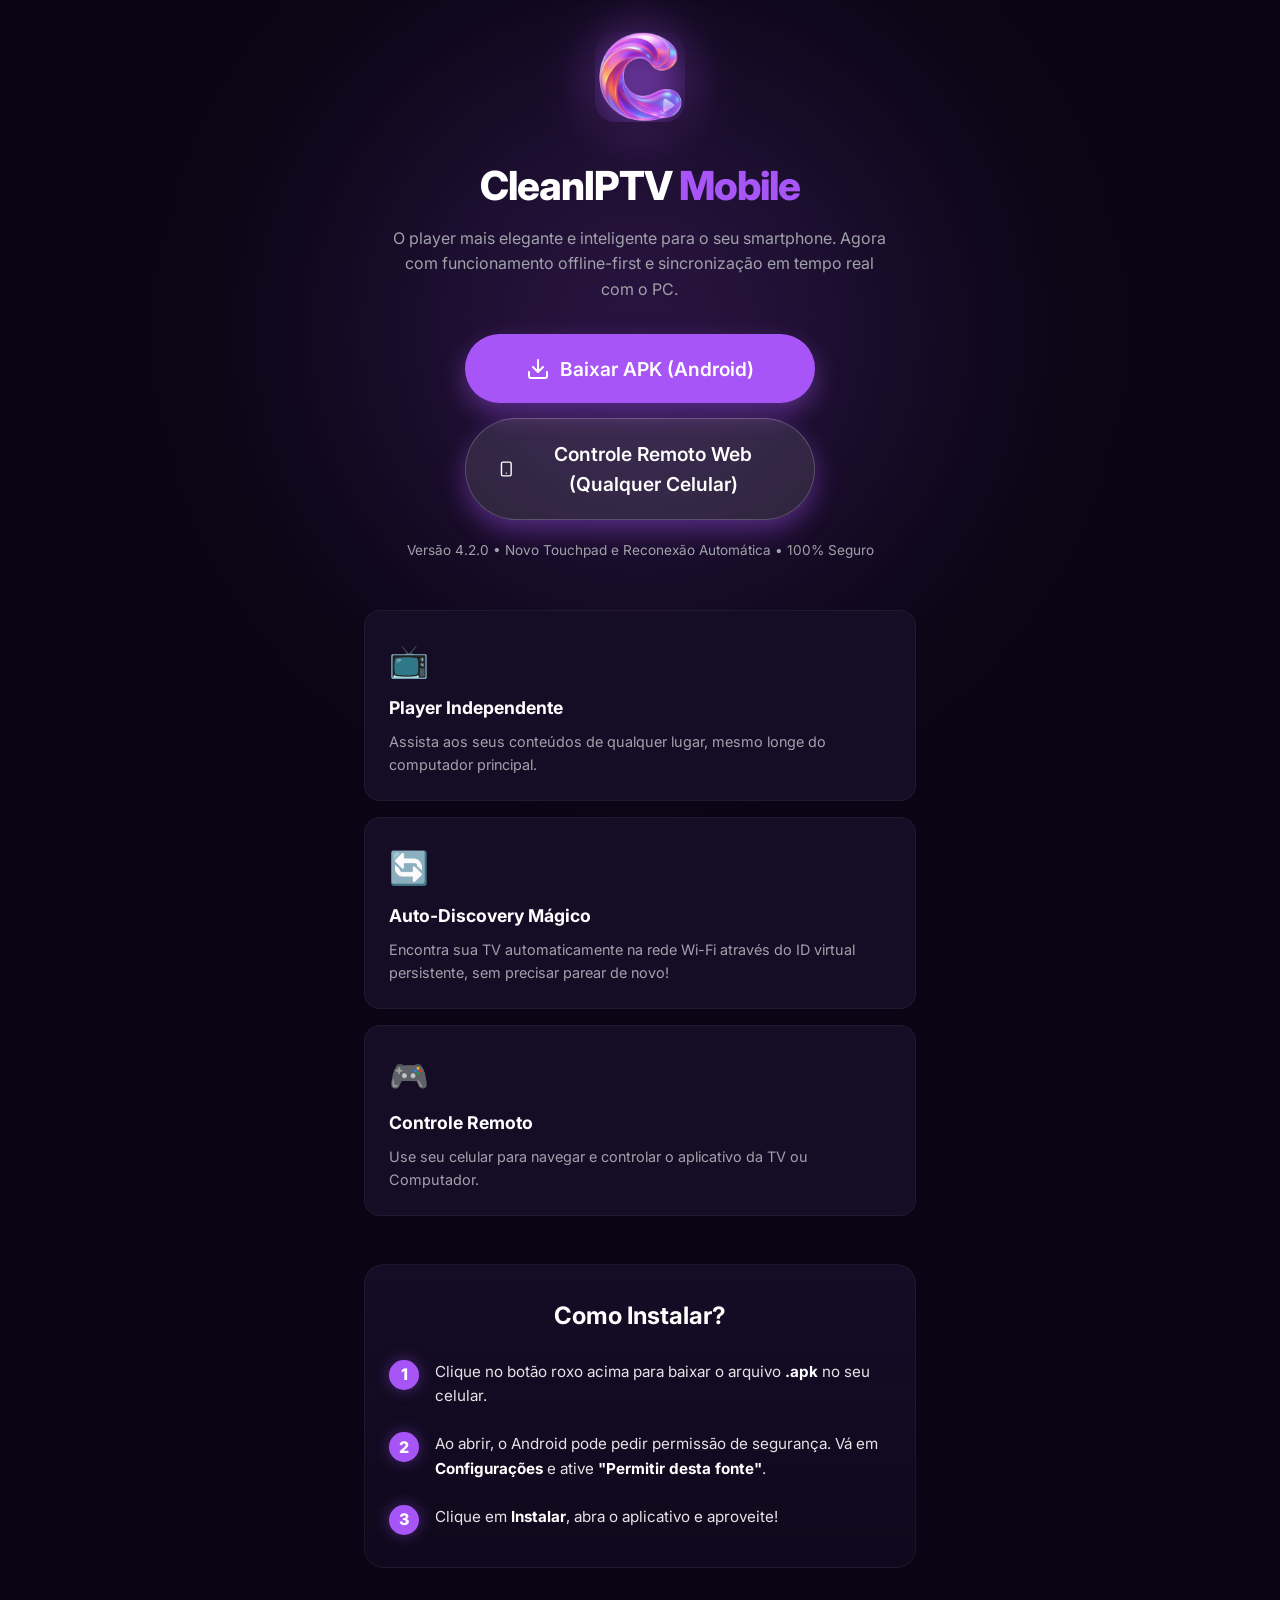
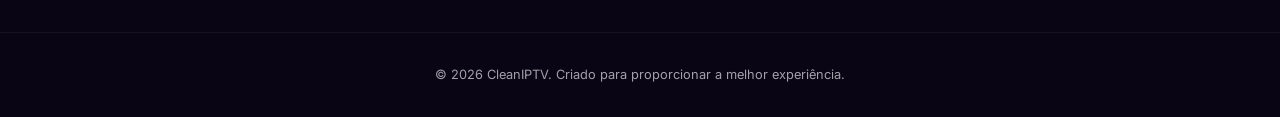
<file: index.html>
<!DOCTYPE html>
<html lang="pt-BR">
<head>
    <meta charset="UTF-8">
    <meta name="viewport" content="width=device-width, initial-scale=1.0">
    <title>CleanIPTV Mobile</title>
    <meta name="description" content="Baixe o novo CleanIPTV Mobile para Android. Sincronização em tempo real e modo offline.">
    <link rel="stylesheet" href="style.css">
    <link href="https://fonts.googleapis.com/css2?family=Inter:wght@400;600;800&display=swap" rel="stylesheet">
</head>
<body>
    <div class="background-glow"></div>
    
    <main class="container">
        <header class="header">
            <div class="logo-container">
                <img src="logo.png" alt="CleanIPTV Logo" class="logo">
                <div class="logo-glow"></div>
            </div>
            <h1 class="title">CleanIPTV <span class="highlight">Mobile</span></h1>
            <p class="subtitle">O player mais elegante e inteligente para o seu smartphone. Agora com funcionamento offline-first e sincronização em tempo real com o PC.</p>
        </header>

        <section class="download-section">
            <a href="app-release-v4.2.0.apk" class="download-btn" download>
                <svg width="24" height="24" viewBox="0 0 24 24" fill="none" stroke="currentColor" stroke-width="2" stroke-linecap="round" stroke-linejoin="round"><path d="M21 15v4a2 2 0 0 1-2 2H5a2 2 0 0 1-2-2v-4"></path><polyline points="7 10 12 15 17 10"></polyline><line x1="12" y1="15" x2="12" y2="3"></line></svg>
                Baixar APK (Android)
            </a>
            <a href="remote.html" class="download-btn secondary-btn" style="background: rgba(255,255,255,0.1); margin-top: 15px; border: 1px solid rgba(255,255,255,0.2);">
                <svg width="24" height="24" viewBox="0 0 24 24" fill="none" stroke="currentColor" stroke-width="2" stroke-linecap="round" stroke-linejoin="round"><rect x="5" y="2" width="14" height="20" rx="2" ry="2"></rect><line x1="12" y1="18" x2="12.01" y2="18"></line></svg>
                Controle Remoto Web (Qualquer Celular)
            </a>
            <p class="version-info" style="margin-top: 20px;">Versão 4.2.0 • Novo Touchpad e Reconexão Automática • 100% Seguro</p>
        </section>

        <section class="features">
            <div class="feature-card">
                <div class="feature-icon">📺</div>
                <h3>Player Independente</h3>
                <p>Assista aos seus conteúdos de qualquer lugar, mesmo longe do computador principal.</p>
            </div>
            <div class="feature-card">
                <div class="feature-icon">🔄</div>
                <h3>Auto-Discovery Mágico</h3>
                <p>Encontra sua TV automaticamente na rede Wi-Fi através do ID virtual persistente, sem precisar parear de novo!</p>
            </div>
            <div class="feature-card">
                <div class="feature-icon">🎮</div>
                <h3>Controle Remoto</h3>
                <p>Use seu celular para navegar e controlar o aplicativo da TV ou Computador.</p>
            </div>
        </section>

        <section class="install-guide">
            <h2>Como Instalar?</h2>
            <ol class="steps">
                <li>
                    <div class="step-num">1</div>
                    <div class="step-text">Clique no botão roxo acima para baixar o arquivo <strong>.apk</strong> no seu celular.</div>
                </li>
                <li>
                    <div class="step-num">2</div>
                    <div class="step-text">Ao abrir, o Android pode pedir permissão de segurança. Vá em <strong>Configurações</strong> e ative <strong>"Permitir desta fonte"</strong>.</div>
                </li>
                <li>
                    <div class="step-num">3</div>
                    <div class="step-text">Clique em <strong>Instalar</strong>, abra o aplicativo e aproveite!</div>
                </li>
            </ol>
        </section>
    </main>

    <footer>
        <p>© 2026 CleanIPTV. Criado para proporcionar a melhor experiência.</p>
    </footer>
</body>
</html>
</file>
<file: style.css>
:root {
    --bg-color: #0a0514;
    --primary: #a855f7;
    --primary-hover: #b975f8;
    --text-color: #ffffff;
    --text-muted: #a1a1aa;
    --card-bg: #150d26;
    --glow: rgba(168, 85, 247, 0.4);
}

* {
    margin: 0;
    padding: 0;
    box-sizing: border-box;
}

body {
    font-family: 'Inter', sans-serif;
    background-color: var(--bg-color);
    color: var(--text-color);
    line-height: 1.6;
    overflow-x: hidden;
    position: relative;
}

.background-glow {
    position: absolute;
    top: -20vh;
    left: 50%;
    transform: translateX(-50%);
    width: 80vw;
    height: 80vw;
    background: radial-gradient(circle, var(--glow) 0%, transparent 60%);
    filter: blur(80px);
    z-index: -1;
    opacity: 0.6;
}

.container {
    max-width: 600px;
    margin: 0 auto;
    padding: 2rem 1.5rem;
    display: flex;
    flex-direction: column;
    align-items: center;
    text-align: center;
}

/* Header */
.header {
    margin-bottom: 2rem;
    animation: fadeInDown 0.8s ease-out;
}

.logo-container {
    position: relative;
    display: inline-block;
    margin-bottom: 1.5rem;
}

.logo {
    width: 90px;
    height: 90px;
    position: relative;
    z-index: 2;
    border-radius: 20px;
    box-shadow: 0 10px 30px rgba(0,0,0,0.5);
}

.logo-glow {
    position: absolute;
    top: 50%;
    left: 50%;
    transform: translate(-50%, -50%);
    width: 100%;
    height: 100%;
    background: var(--primary);
    filter: blur(25px);
    opacity: 0.6;
    z-index: 1;
    border-radius: 50%;
}

.title {
    font-size: 2.5rem;
    font-weight: 800;
    margin-bottom: 0.5rem;
    letter-spacing: -1px;
}

.highlight {
    color: var(--primary);
}

.subtitle {
    color: var(--text-muted);
    font-size: 1rem;
    max-width: 90%;
    margin: 0 auto;
}

/* Download Section */
.download-section {
    margin-bottom: 3rem;
    width: 100%;
    animation: fadeInUp 0.8s ease-out 0.2s both;
}

.download-btn {
    display: flex;
    align-items: center;
    justify-content: center;
    gap: 10px;
    background-color: var(--primary);
    color: #fff;
    text-decoration: none;
    padding: 1.2rem 2rem;
    border-radius: 100px;
    font-size: 1.2rem;
    font-weight: 600;
    box-shadow: 0 10px 25px var(--glow);
    transition: all 0.3s ease;
    width: 100%;
    max-width: 350px;
    margin: 0 auto;
}

.download-btn:hover {
    background-color: var(--primary-hover);
    transform: translateY(-3px);
    box-shadow: 0 15px 35px var(--glow);
}

.download-btn:active {
    transform: translateY(1px);
}

.version-info {
    margin-top: 1rem;
    color: var(--text-muted);
    font-size: 0.85rem;
}

/* Features */
.features {
    width: 100%;
    display: flex;
    flex-direction: column;
    gap: 1rem;
    margin-bottom: 3rem;
    animation: fadeInUp 0.8s ease-out 0.4s both;
}

.feature-card {
    background-color: var(--card-bg);
    padding: 1.5rem;
    border-radius: 16px;
    border: 1px solid rgba(255,255,255,0.05);
    text-align: left;
    transition: transform 0.3s ease;
}

.feature-icon {
    font-size: 2rem;
    margin-bottom: 0.5rem;
}

.feature-card h3 {
    font-size: 1.1rem;
    margin-bottom: 0.5rem;
}

.feature-card p {
    color: var(--text-muted);
    font-size: 0.9rem;
}

/* Install Guide */
.install-guide {
    width: 100%;
    text-align: left;
    background: linear-gradient(180deg, var(--card-bg) 0%, rgba(21,13,38,0.5) 100%);
    padding: 2rem 1.5rem;
    border-radius: 20px;
    margin-bottom: 2rem;
    animation: fadeInUp 0.8s ease-out 0.6s both;
    border: 1px solid rgba(255,255,255,0.05);
}

.install-guide h2 {
    text-align: center;
    margin-bottom: 1.5rem;
    font-size: 1.5rem;
}

.steps {
    list-style: none;
    display: flex;
    flex-direction: column;
    gap: 1.5rem;
}

.steps li {
    display: flex;
    gap: 1rem;
}

.step-num {
    background-color: var(--primary);
    color: white;
    width: 30px;
    height: 30px;
    border-radius: 50%;
    display: flex;
    align-items: center;
    justify-content: center;
    font-weight: 800;
    flex-shrink: 0;
    box-shadow: 0 0 15px var(--glow);
}

.step-text {
    font-size: 0.95rem;
    color: #e4e4e7;
}

.step-text strong {
    color: #fff;
}

/* Footer */
footer {
    padding: 2rem;
    text-align: center;
    color: var(--text-muted);
    font-size: 0.8rem;
    border-top: 1px solid rgba(255,255,255,0.05);
}

/* Animations */
@keyframes fadeInDown {
    from { opacity: 0; transform: translateY(-20px); }
    to { opacity: 1; transform: translateY(0); }
}

@keyframes fadeInUp {
    from { opacity: 0; transform: translateY(20px); }
    to { opacity: 1; transform: translateY(0); }
}
</file>
